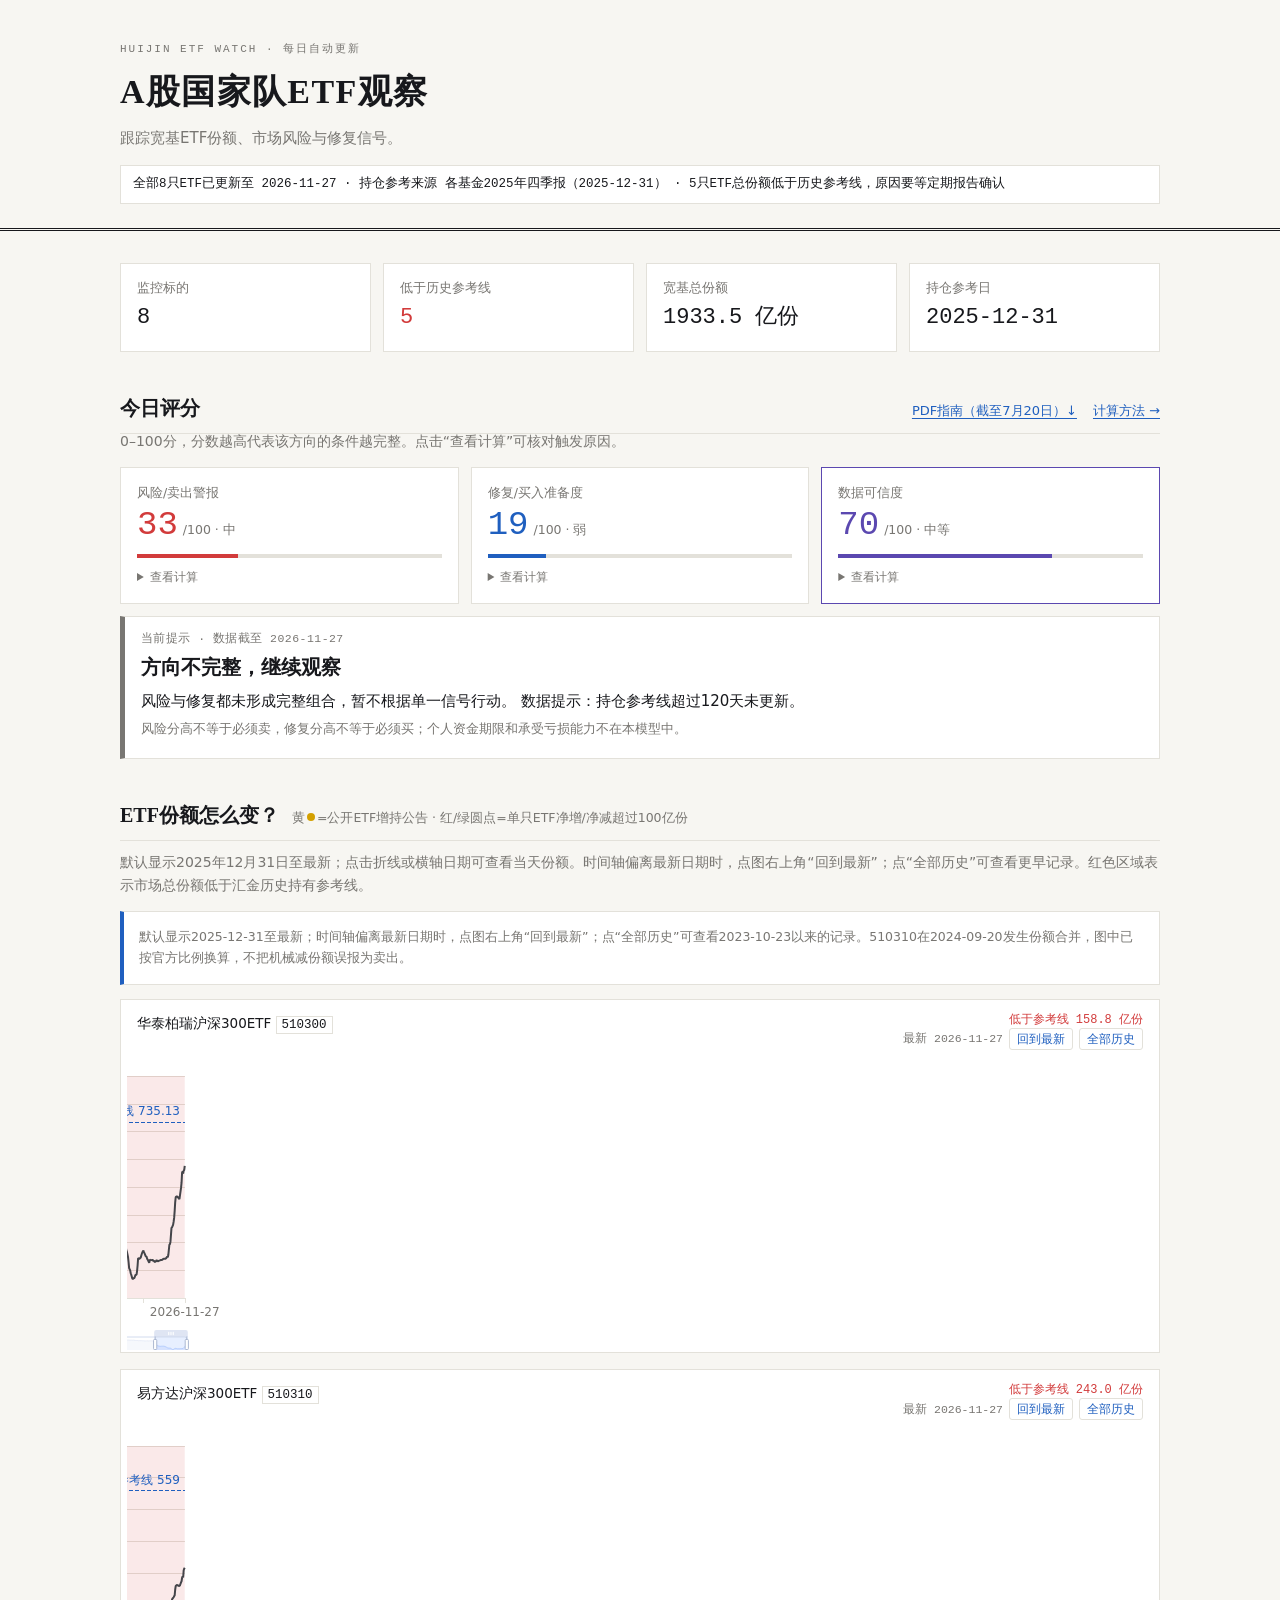
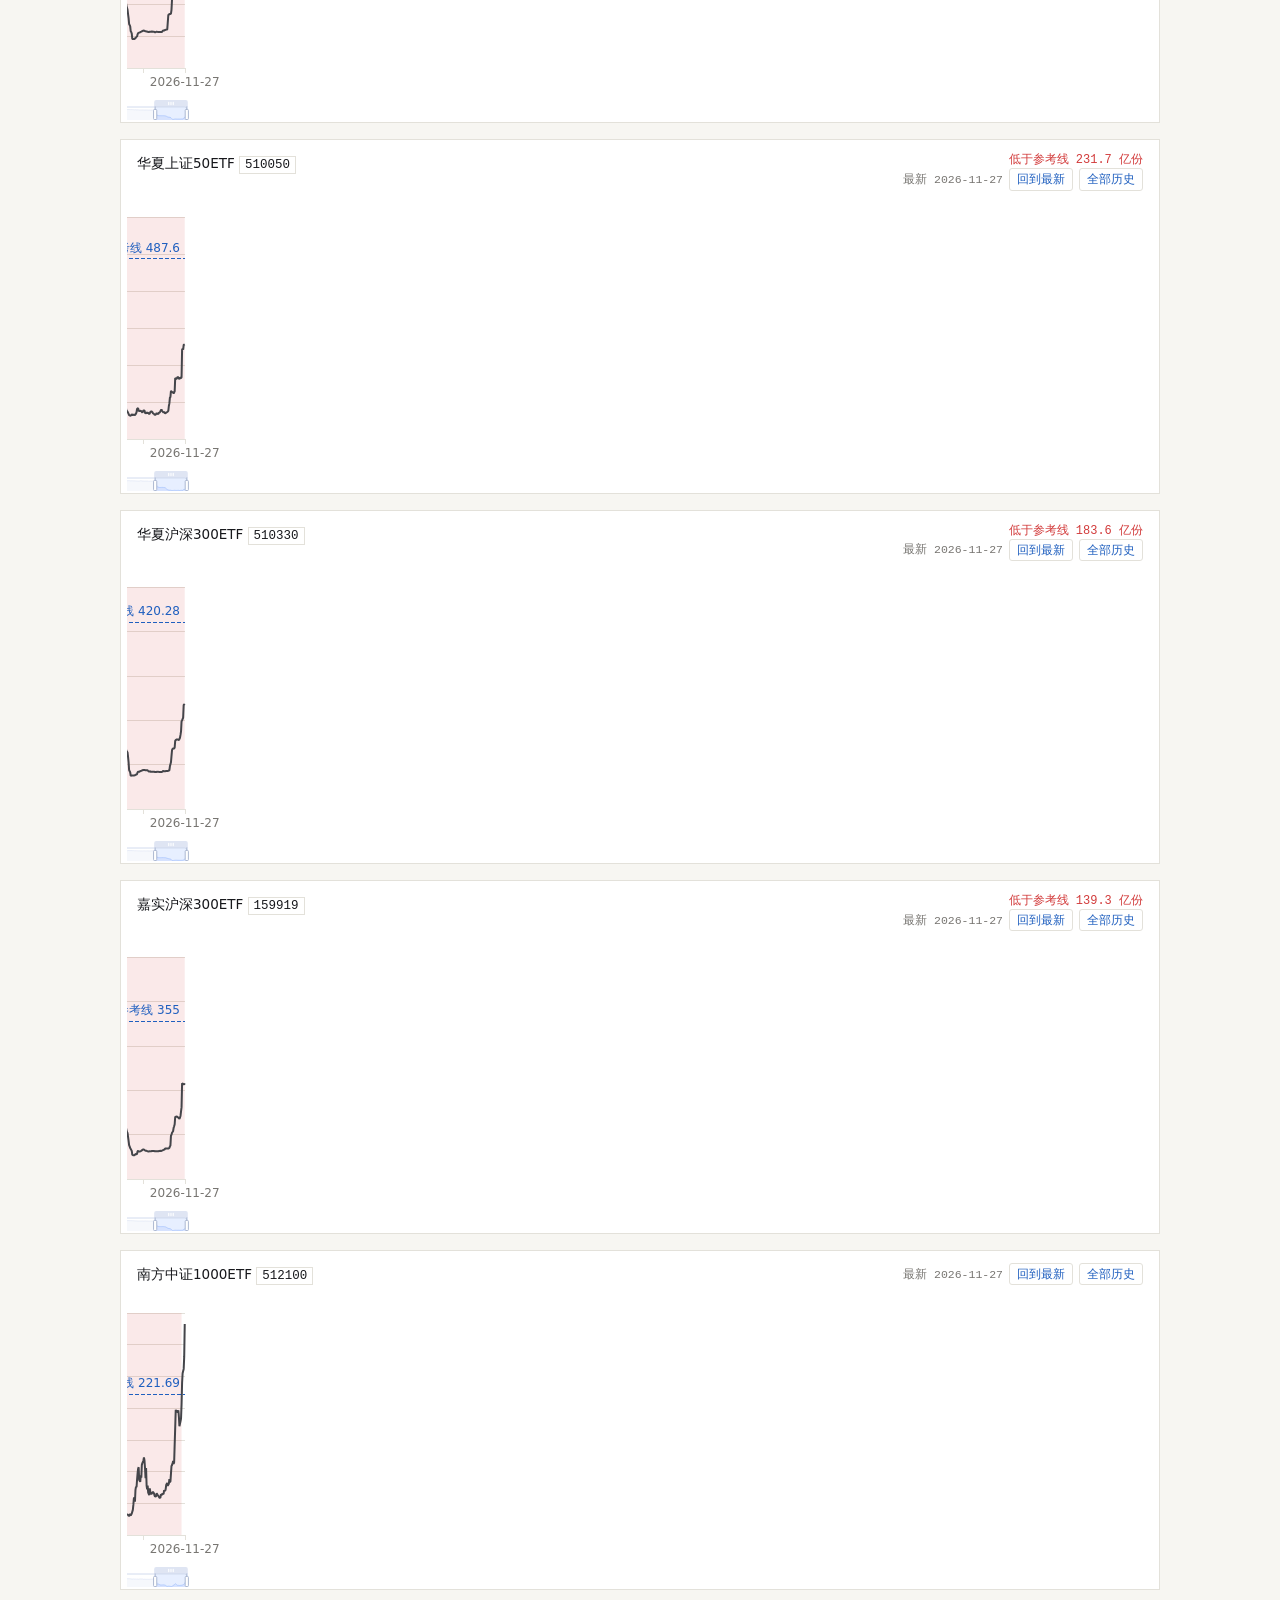
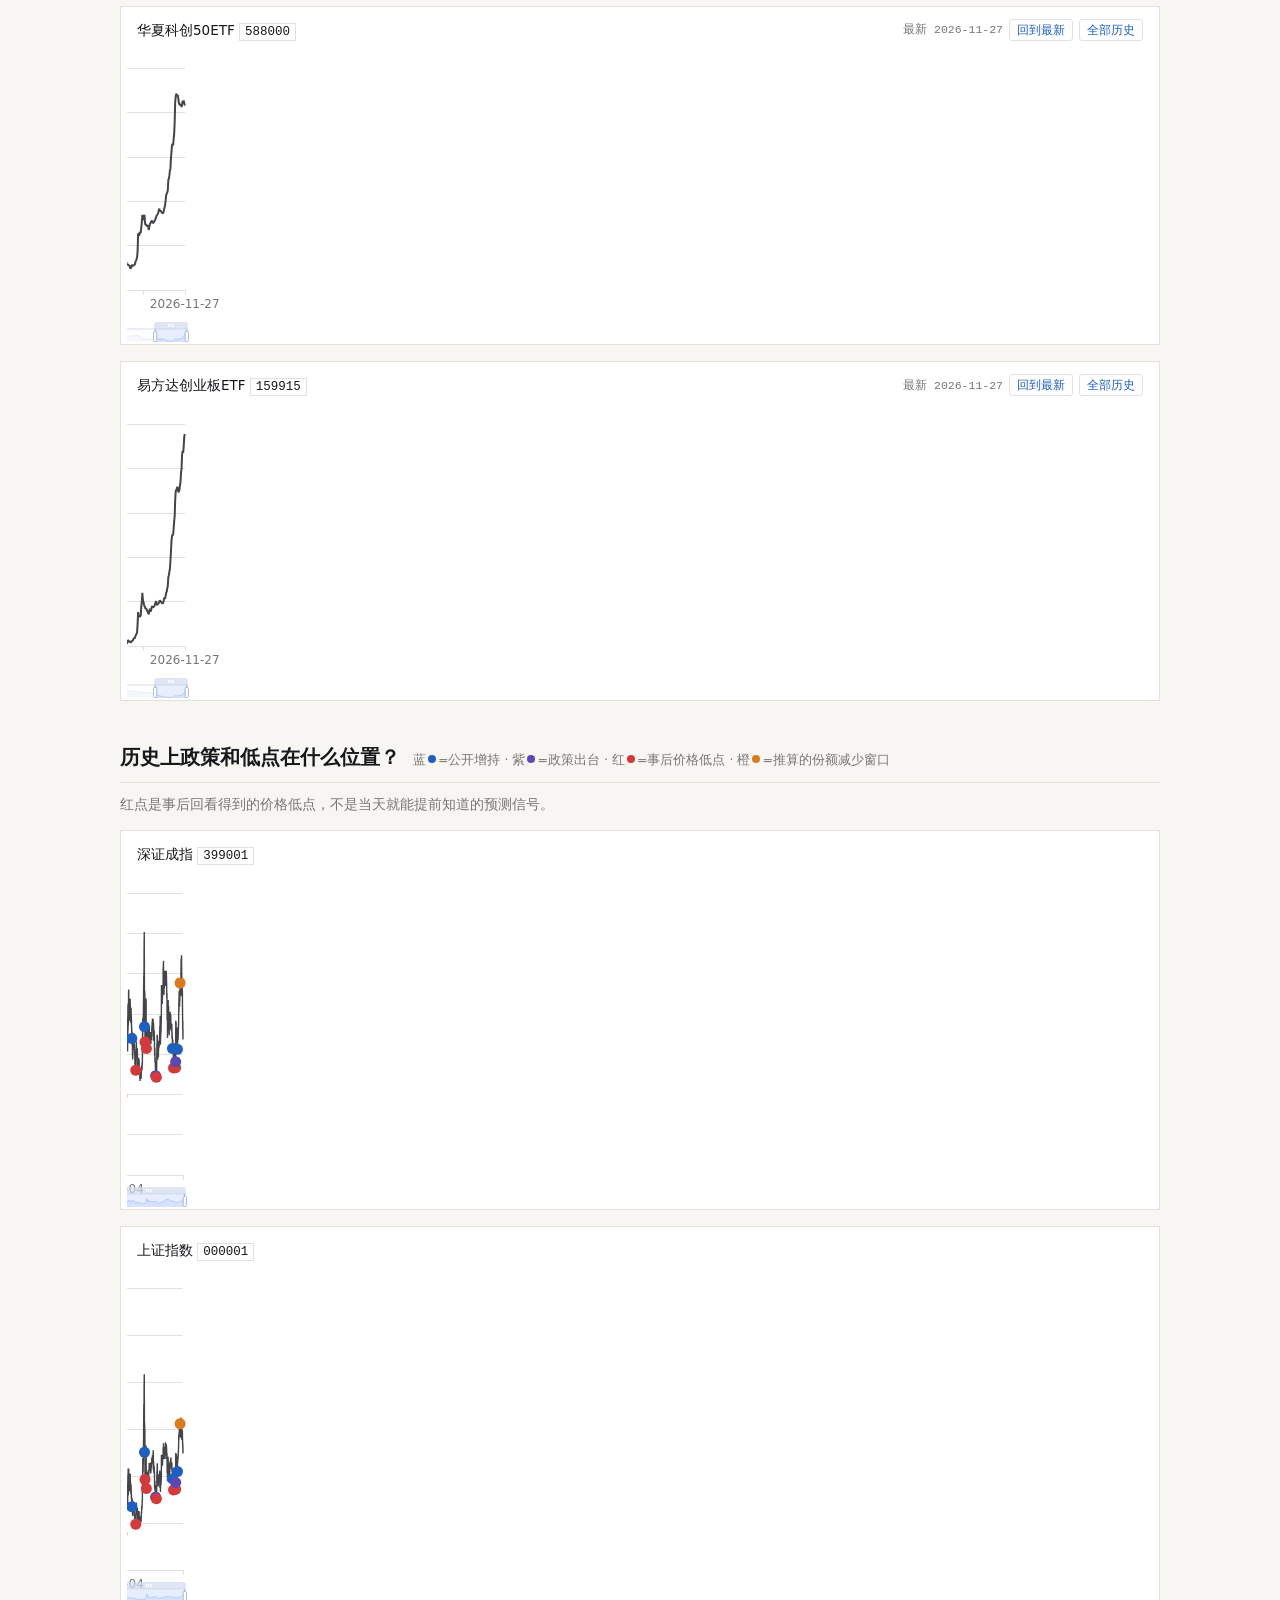
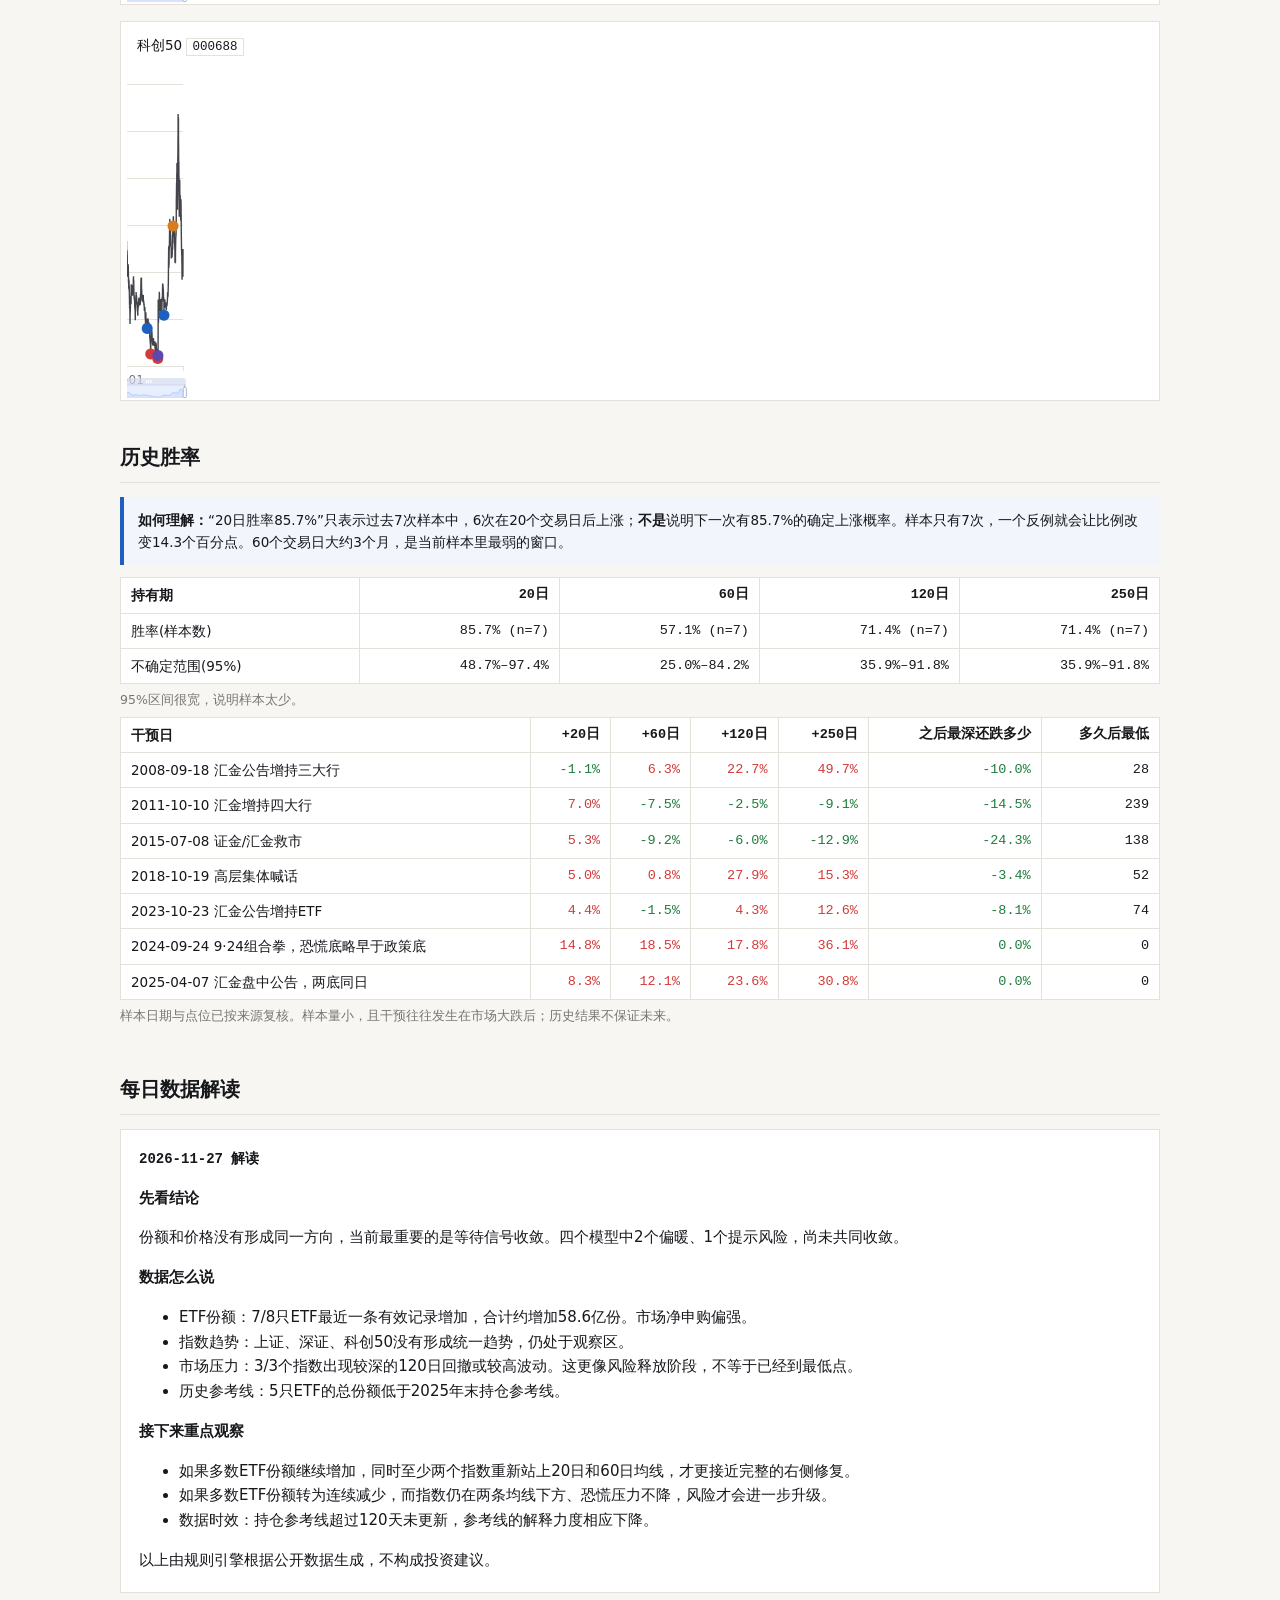
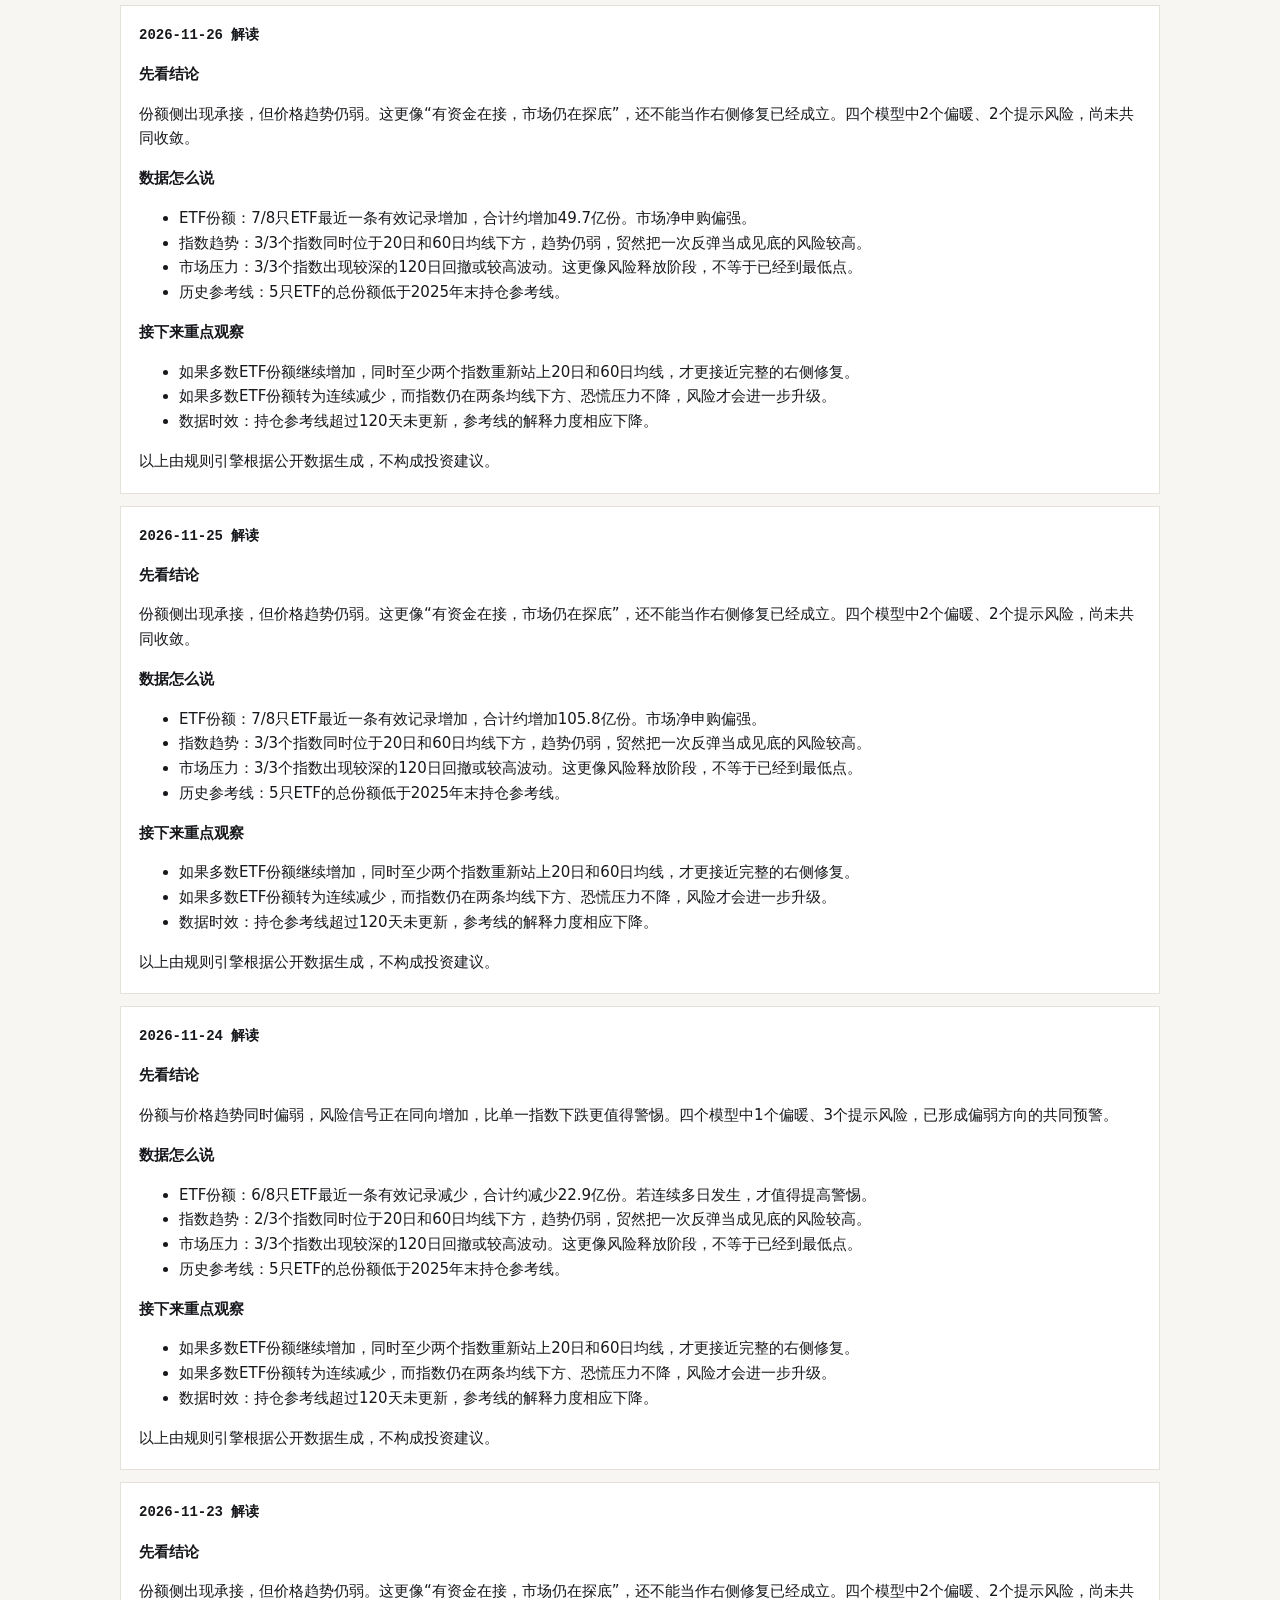
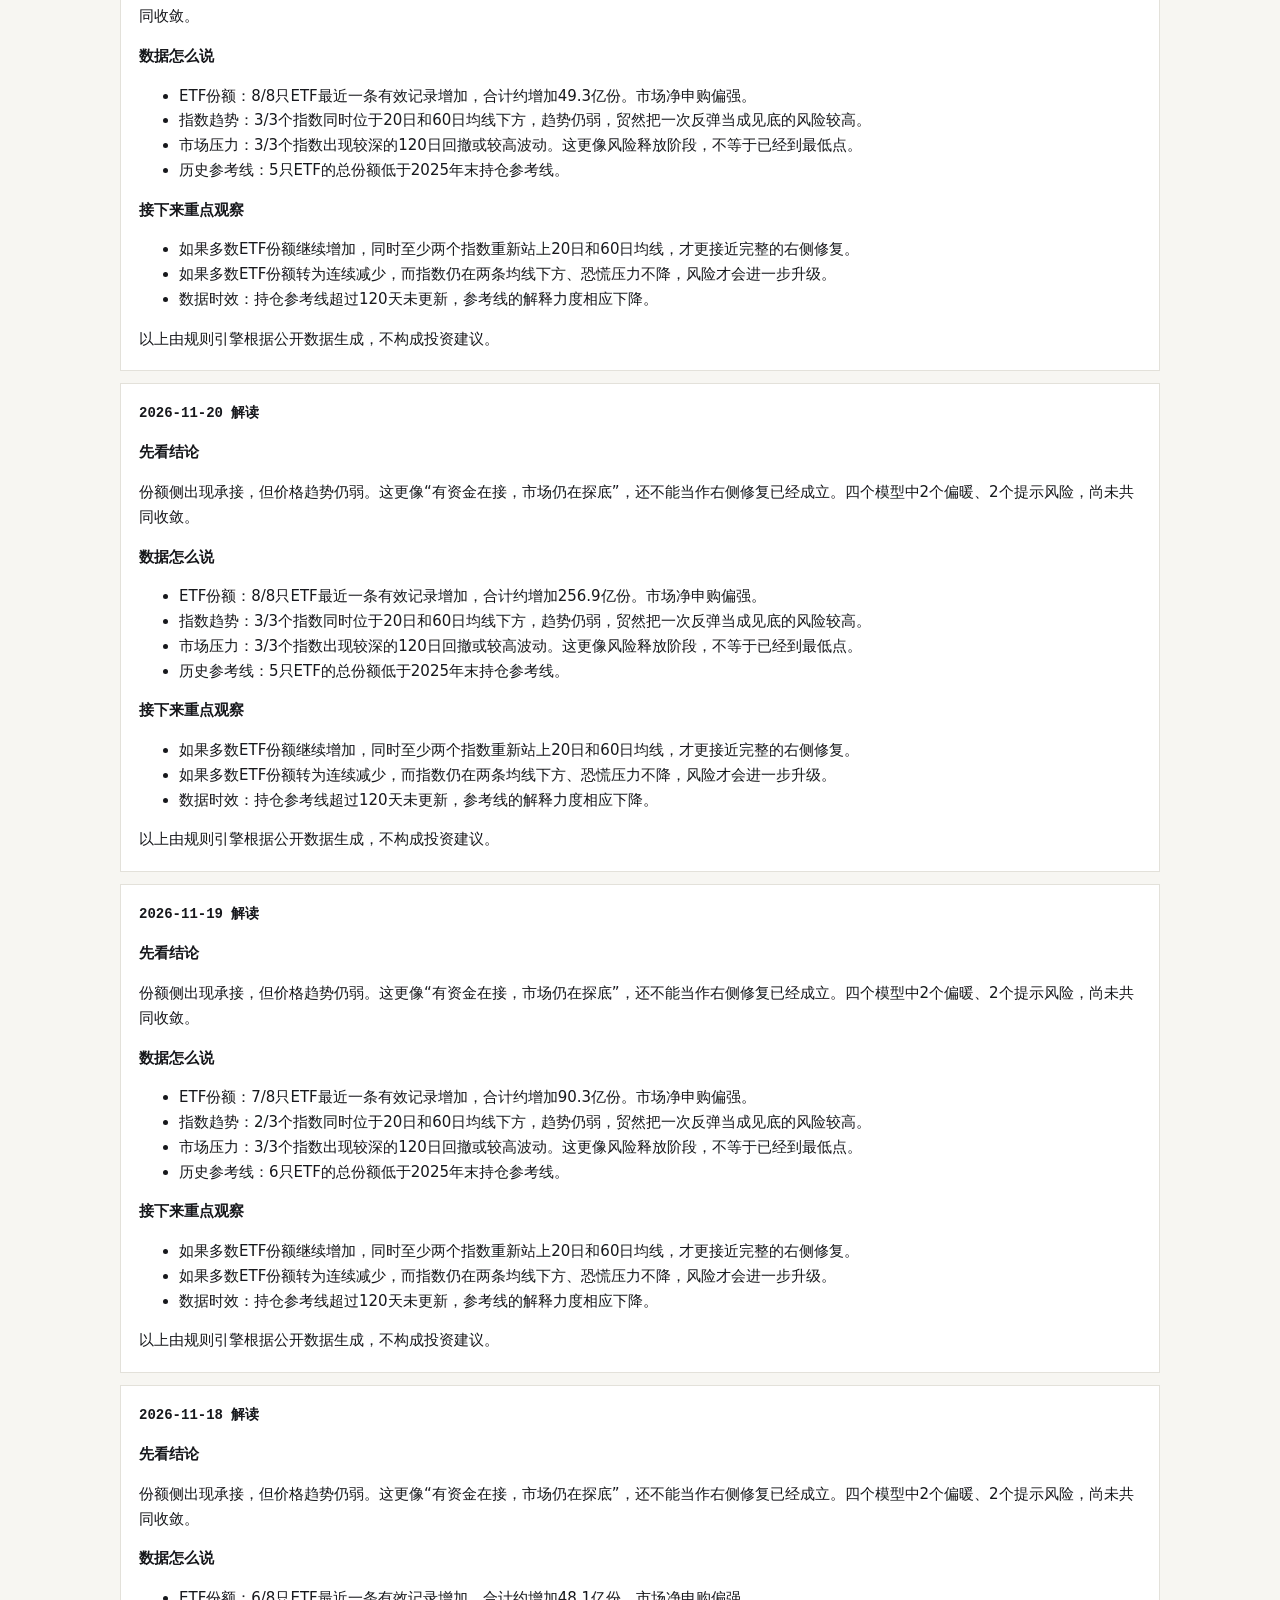
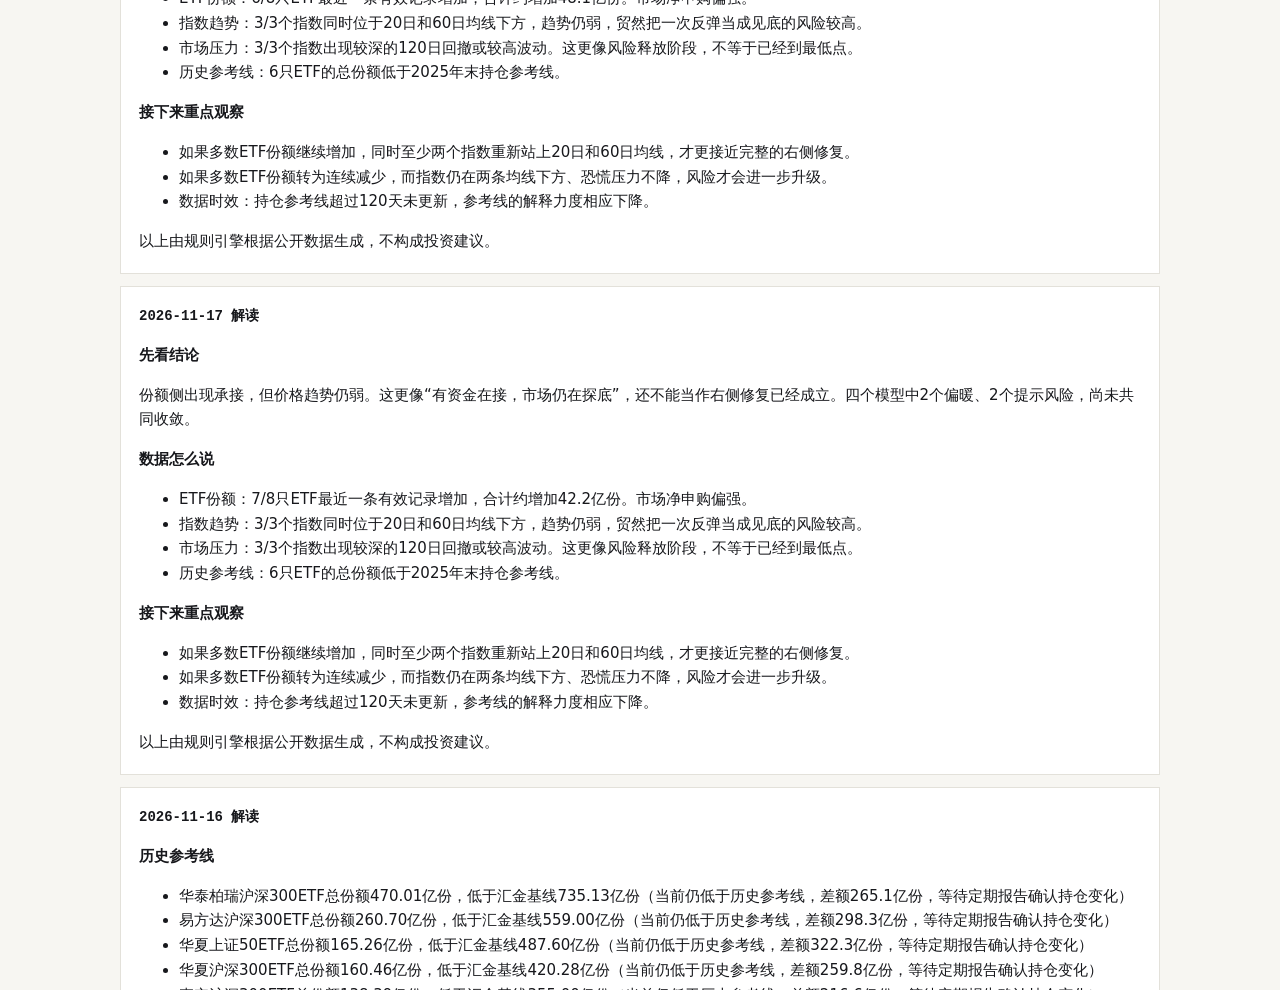
<file: index.html>
<!DOCTYPE html>
<html lang="zh-CN">
<head>
<meta charset="UTF-8">
<meta name="viewport" content="width=device-width, initial-scale=1.0">
<title>A股国家队ETF观察</title>
<link rel="stylesheet" href="assets/style.css?v=20260722-freshness1">
<script src="assets/echarts.min.js?v=5.5.0"></script>
</head>
<body>
<header class="masthead">
  <div class="masthead-inner">
    <p class="eyebrow">HUIJIN ETF WATCH · 每日自动更新</p>
    <h1>A股国家队ETF观察</h1>
    <p class="subtitle">跟踪宽基ETF份额、市场风险与修复信号。</p>
    <p class="statusline" id="statusline">数据加载中…</p>
  </div>
</header>

<main>
  <section id="cards" class="cards" aria-label="总览指标"></section>

  <section aria-labelledby="h-assessment">
    <div class="section-heading">
      <h2 id="h-assessment">今日评分</h2>
      <span class="heading-links">
        <a href="output/pdf/etf-monitor-assessment-guide.pdf" class="text-link" download>PDF指南（截至7月20日）↓</a>
        <a href="report.html" class="text-link">计算方法 →</a>
      </span>
    </div>
    <p class="lead">0–100分，分数越高代表该方向的条件越完整。点击“查看计算”可核对触发原因。</p>
    <div id="assessment" class="assessment"><p class="empty">正在计算…</p></div>
  </section>

  <section aria-labelledby="h-etf">
    <h2 id="h-etf">ETF份额怎么变？
      <span class="h-note event-legend">
        <span>黄<i class="legend-dot official-buy"></i>=公开ETF增持公告</span><b>·</b>
        <span>红/绿圆点=单只ETF净增/净减超过100亿份</span>
      </span>
    </h2>
    <p class="lead">默认显示2025年12月31日至最新；点击折线或横轴日期可查看当天份额。时间轴偏离最新日期时，点图右上角“回到最新”；点“全部历史”可查看更早记录。红色区域表示市场总份额低于汇金历史持有参考线。</p>
    <div id="etf-signal-summary" class="signal-summary"><p>正在核对单只ETF百亿份额异动…</p></div>
    <div id="etf-charts" class="chart-grid one-col"></div>
  </section>

  <section aria-labelledby="h-index">
    <h2 id="h-index">历史上政策和低点在什么位置？
      <span class="h-note event-legend">
        <span>蓝<i class="legend-dot buy"></i>=公开增持</span><b>·</b>
        <span>紫<i class="legend-dot policy"></i>=政策出台</span><b>·</b>
        <span>红<i class="legend-dot trough"></i>=事后价格低点</span><b>·</b>
        <span>橙<i class="legend-dot sell"></i>=推算的份额减少窗口</span>
      </span>
    </h2>
    <p class="lead">红点是事后回看得到的价格低点，不是当天就能提前知道的预测信号。</p>
    <div id="index-charts" class="chart-grid one-col"></div>
  </section>

  <section aria-labelledby="h-study">
    <h2 id="h-study">历史胜率</h2>
    <div id="study" class="study"><p class="empty">尚未生成事件研究结果。回补指数日线后运行 <code>python scripts/event_study.py</code>。</p></div>
  </section>

  <section aria-labelledby="h-comments">
    <h2 id="h-comments">每日数据解读</h2>
    <div id="comments"><p class="empty">暂无解读。</p></div>
  </section>
</main>

<footer>
  <p>数据来源：沪深交易所公开披露、基金定期报告；官方源失败时才使用标记为“未核验”的兜底数据。ETF总份额变化来自全市场，不能单独证明中央汇金的逐日交易。
  本站只提供通用观察和风险提示，不了解你的资金用途、期限与承受亏损能力，<strong>不构成个性化买卖指令或投资建议</strong>。</p>
  <p id="baseline-warn" class="warn" hidden></p>
</footer>
<script src="assets/app.js?v=20260722-freshness1"></script>
</body>
</html>
</file>
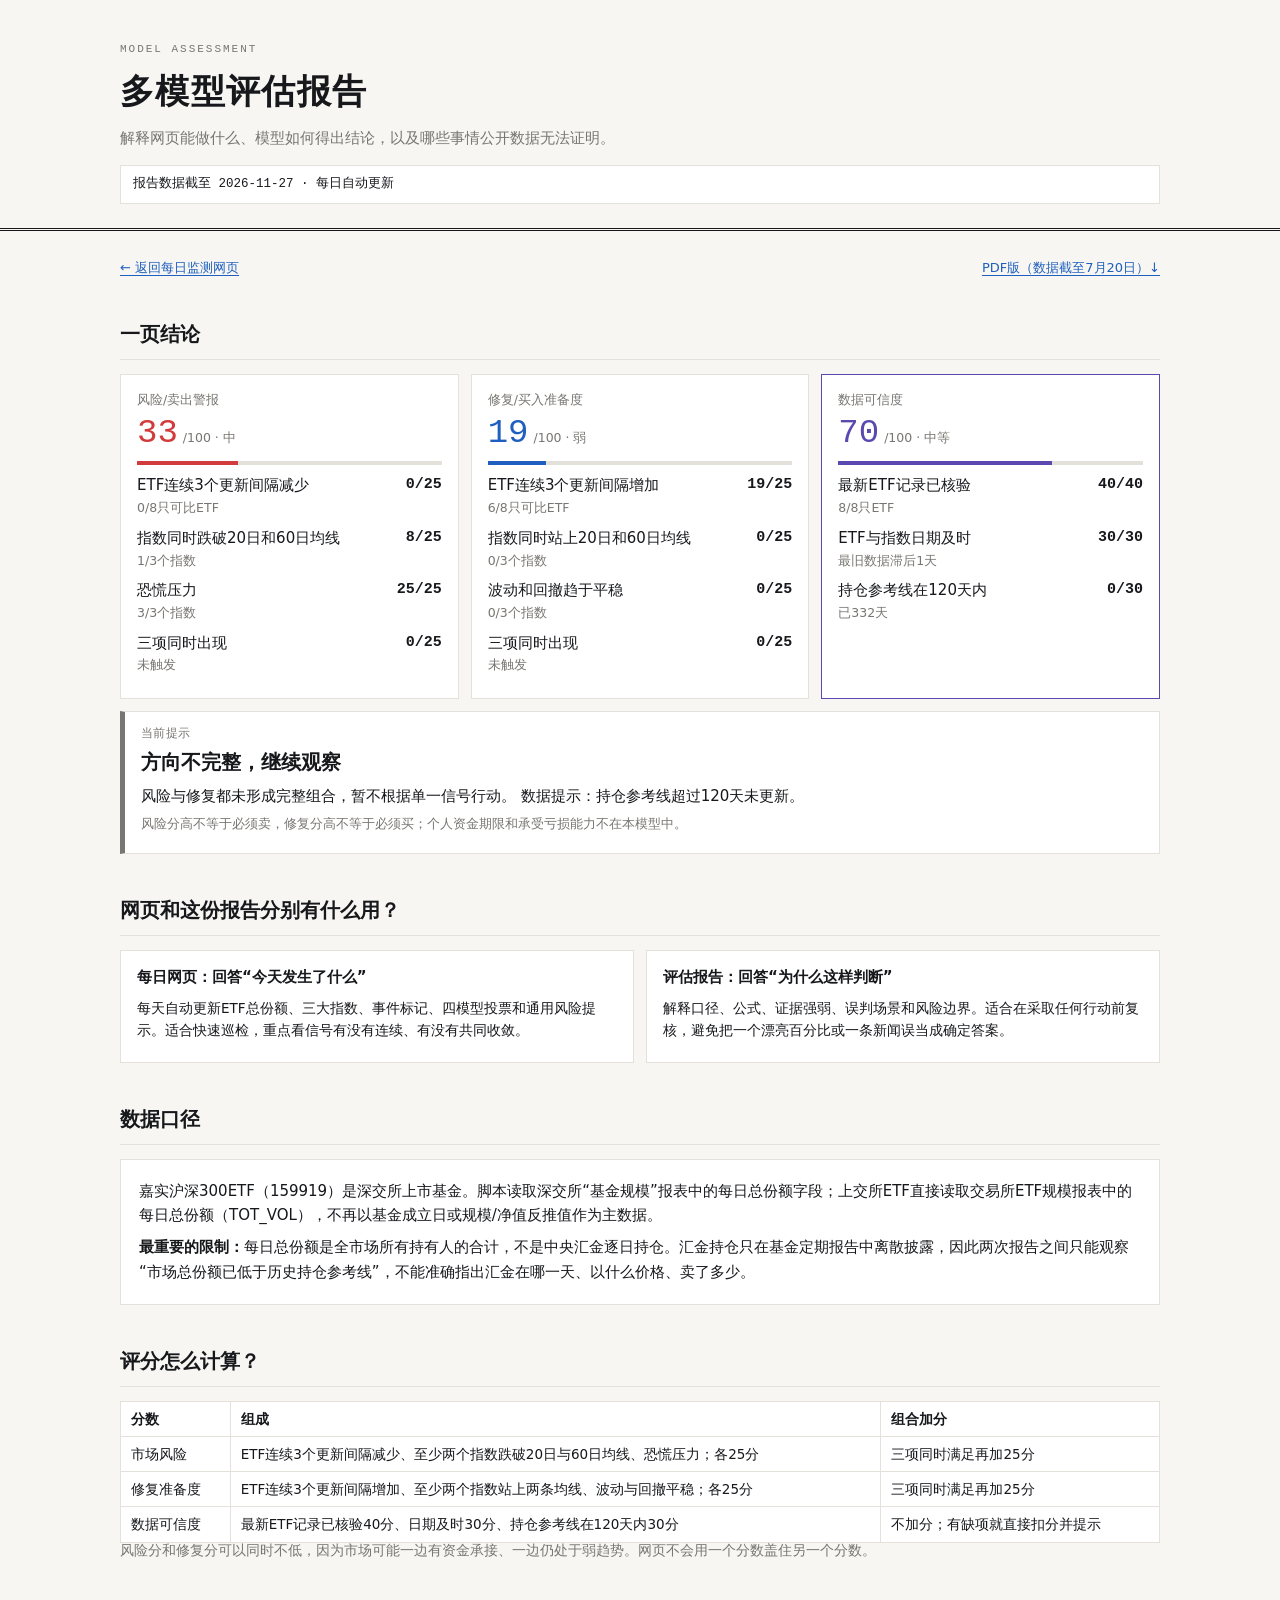
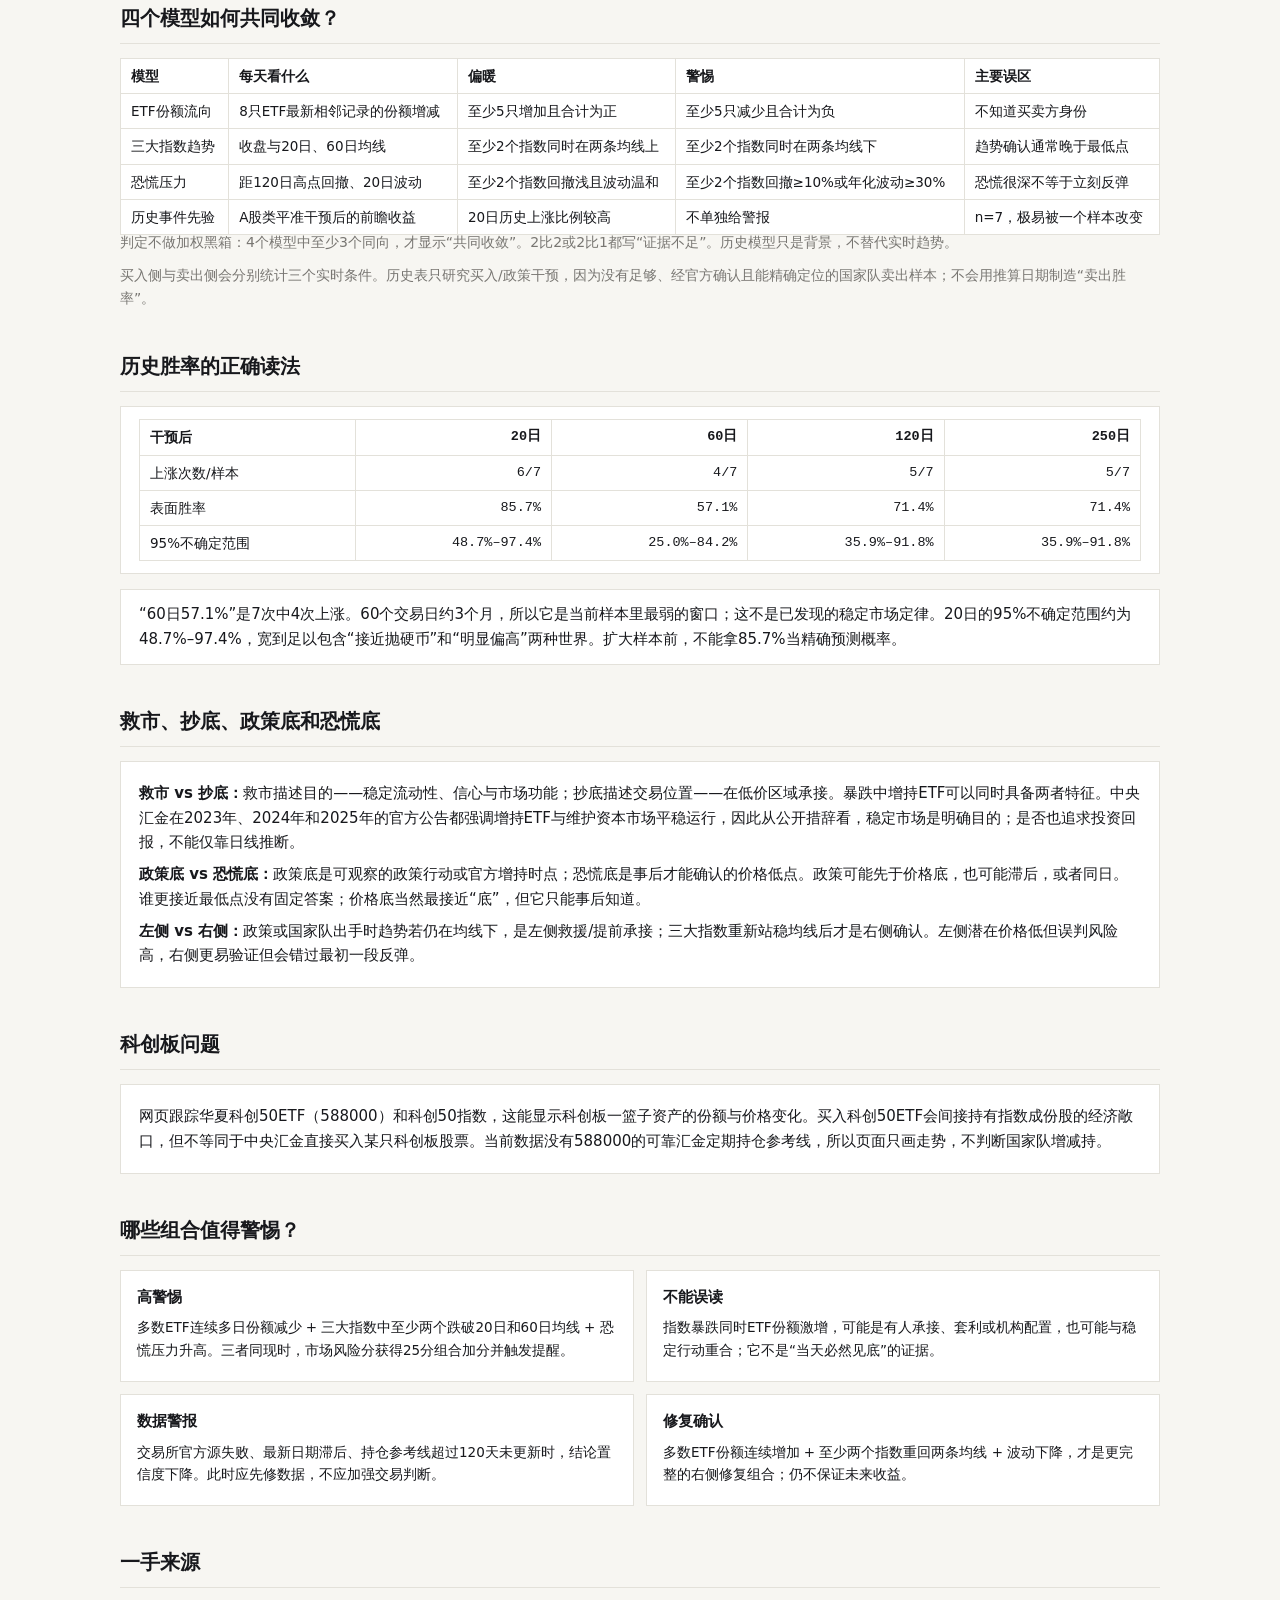
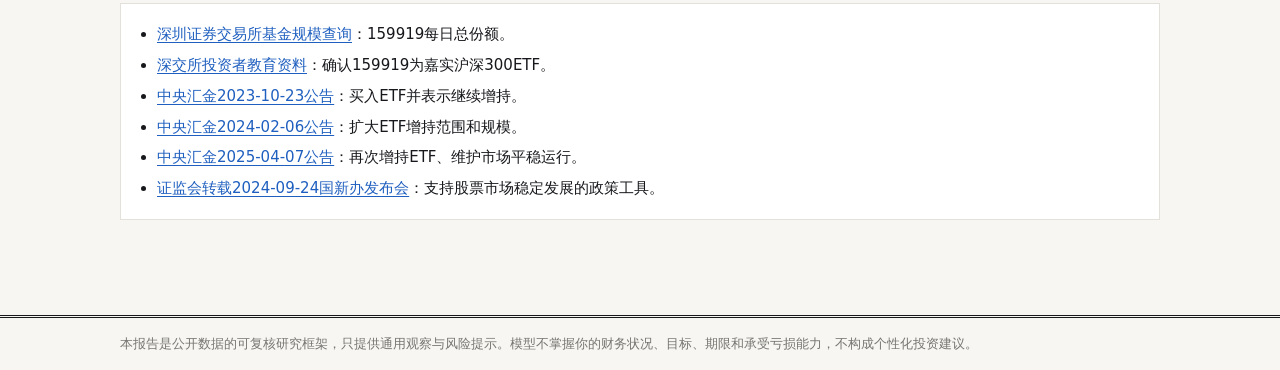
<file: report.html>
<!DOCTYPE html>
<html lang="zh-CN">
<head>
<meta charset="UTF-8">
<meta name="viewport" content="width=device-width, initial-scale=1.0">
<title>A股平准干预 · 模型评估报告</title>
<link rel="stylesheet" href="assets/style.css?v=20260721-score1">
</head>
<body>
<header class="masthead">
  <div class="masthead-inner">
    <p class="eyebrow">MODEL ASSESSMENT</p>
    <h1>多模型评估报告</h1>
    <p class="subtitle">解释网页能做什么、模型如何得出结论，以及哪些事情公开数据无法证明。</p>
    <p class="statusline" id="report-status">读取最新评估中…</p>
  </div>
</header>

<main class="report-main">
  <p class="report-nav"><a class="text-link" href="index.html">← 返回每日监测网页</a><a class="text-link" href="output/pdf/etf-monitor-assessment-guide.pdf" download>PDF版（数据截至7月20日）↓</a></p>

  <section aria-labelledby="r-summary">
    <h2 id="r-summary">一页结论</h2>
    <div id="report-summary" class="assessment"><p class="empty">加载中…</p></div>
  </section>

  <section aria-labelledby="r-purpose">
    <h2 id="r-purpose">网页和这份报告分别有什么用？</h2>
    <div class="explain-grid">
      <article class="explain-card">
        <h3>每日网页：回答“今天发生了什么”</h3>
        <p>每天自动更新ETF总份额、三大指数、事件标记、四模型投票和通用风险提示。适合快速巡检，重点看信号有没有连续、有没有共同收敛。</p>
      </article>
      <article class="explain-card">
        <h3>评估报告：回答“为什么这样判断”</h3>
        <p>解释口径、公式、证据强弱、误判场景和风险边界。适合在采取任何行动前复核，避免把一个漂亮百分比或一条新闻误当成确定答案。</p>
      </article>
    </div>
  </section>

  <section aria-labelledby="r-scope">
    <h2 id="r-scope">数据口径</h2>
    <div class="report-prose">
      <p>嘉实沪深300ETF（159919）是深交所上市基金。脚本读取深交所“基金规模”报表中的每日总份额字段；上交所ETF直接读取交易所ETF规模报表中的每日总份额（TOT_VOL），不再以基金成立日或规模/净值反推值作为主数据。</p>
      <p><strong>最重要的限制：</strong>每日总份额是全市场所有持有人的合计，不是中央汇金逐日持仓。汇金持仓只在基金定期报告中离散披露，因此两次报告之间只能观察“市场总份额已低于历史持仓参考线”，不能准确指出汇金在哪一天、以什么价格、卖了多少。</p>
    </div>
  </section>

  <section aria-labelledby="r-score">
    <h2 id="r-score">评分怎么计算？</h2>
    <div class="table-scroll">
      <table class="study-table model-table">
        <tr><th>分数</th><th>组成</th><th>组合加分</th></tr>
        <tr><td>市场风险</td><td>ETF连续3个更新间隔减少、至少两个指数跌破20日与60日均线、恐慌压力；各25分</td><td>三项同时满足再加25分</td></tr>
        <tr><td>修复准备度</td><td>ETF连续3个更新间隔增加、至少两个指数站上两条均线、波动与回撤平稳；各25分</td><td>三项同时满足再加25分</td></tr>
        <tr><td>数据可信度</td><td>最新ETF记录已核验40分、日期及时30分、持仓参考线在120天内30分</td><td>不加分；有缺项就直接扣分并提示</td></tr>
      </table>
    </div>
    <p class="lead">风险分和修复分可以同时不低，因为市场可能一边有资金承接、一边仍处于弱趋势。网页不会用一个分数盖住另一个分数。</p>
  </section>

  <section aria-labelledby="r-models">
    <h2 id="r-models">四个模型如何共同收敛？</h2>
    <div class="table-scroll">
      <table class="study-table model-table">
        <tr><th>模型</th><th>每天看什么</th><th>偏暖</th><th>警惕</th><th>主要误区</th></tr>
        <tr><td>ETF份额流向</td><td>8只ETF最新相邻记录的份额增减</td><td>至少5只增加且合计为正</td><td>至少5只减少且合计为负</td><td>不知道买卖方身份</td></tr>
        <tr><td>三大指数趋势</td><td>收盘与20日、60日均线</td><td>至少2个指数同时在两条均线上</td><td>至少2个指数同时在两条均线下</td><td>趋势确认通常晚于最低点</td></tr>
        <tr><td>恐慌压力</td><td>距120日高点回撤、20日波动</td><td>至少2个指数回撤浅且波动温和</td><td>至少2个指数回撤≥10%或年化波动≥30%</td><td>恐慌很深不等于立刻反弹</td></tr>
        <tr><td>历史事件先验</td><td>A股类平准干预后的前瞻收益</td><td>20日历史上涨比例较高</td><td>不单独给警报</td><td>n=7，极易被一个样本改变</td></tr>
      </table>
    </div>
    <p class="lead">判定不做加权黑箱：4个模型中至少3个同向，才显示“共同收敛”。2比2或2比1都写“证据不足”。历史模型只是背景，不替代实时趋势。</p>
    <p class="lead">买入侧与卖出侧会分别统计三个实时条件。历史表只研究买入/政策干预，因为没有足够、经官方确认且能精确定位的国家队卖出样本；不会用推算日期制造“卖出胜率”。</p>
  </section>

  <section aria-labelledby="r-history">
    <h2 id="r-history">历史胜率的正确读法</h2>
    <div id="report-history" class="report-prose"><p class="empty">加载中…</p></div>
    <p class="report-prose">“60日57.1%”是7次中4次上涨。60个交易日约3个月，所以它是当前样本里最弱的窗口；这不是已发现的稳定市场定律。20日的95%不确定范围约为48.7%–97.4%，宽到足以包含“接近抛硬币”和“明显偏高”两种世界。扩大样本前，不能拿85.7%当精确预测概率。</p>
  </section>

  <section aria-labelledby="r-rescue">
    <h2 id="r-rescue">救市、抄底、政策底和恐慌底</h2>
    <div class="report-prose">
      <p><strong>救市 vs 抄底：</strong>救市描述目的——稳定流动性、信心与市场功能；抄底描述交易位置——在低价区域承接。暴跌中增持ETF可以同时具备两者特征。中央汇金在2023年、2024年和2025年的官方公告都强调增持ETF与维护资本市场平稳运行，因此从公开措辞看，稳定市场是明确目的；是否也追求投资回报，不能仅靠日线推断。</p>
      <p><strong>政策底 vs 恐慌底：</strong>政策底是可观察的政策行动或官方增持时点；恐慌底是事后才能确认的价格低点。政策可能先于价格底，也可能滞后，或者同日。谁更接近最低点没有固定答案；价格底当然最接近“底”，但它只能事后知道。</p>
      <p><strong>左侧 vs 右侧：</strong>政策或国家队出手时趋势若仍在均线下，是左侧救援/提前承接；三大指数重新站稳均线后才是右侧确认。左侧潜在价格低但误判风险高，右侧更易验证但会错过最初一段反弹。</p>
    </div>
  </section>

  <section aria-labelledby="r-star">
    <h2 id="r-star">科创板问题</h2>
    <div class="report-prose">
      <p>网页跟踪华夏科创50ETF（588000）和科创50指数，这能显示科创板一篮子资产的份额与价格变化。买入科创50ETF会间接持有指数成份股的经济敞口，但不等同于中央汇金直接买入某只科创板股票。当前数据没有588000的可靠汇金定期持仓参考线，所以页面只画走势，不判断国家队增减持。</p>
    </div>
  </section>

  <section aria-labelledby="r-alert">
    <h2 id="r-alert">哪些组合值得警惕？</h2>
    <div class="alert-grid">
      <article class="explain-card"><h3>高警惕</h3><p>多数ETF连续多日份额减少 + 三大指数中至少两个跌破20日和60日均线 + 恐慌压力升高。三者同现时，市场风险分获得25分组合加分并触发提醒。</p></article>
      <article class="explain-card"><h3>不能误读</h3><p>指数暴跌同时ETF份额激增，可能是有人承接、套利或机构配置，也可能与稳定行动重合；它不是“当天必然见底”的证据。</p></article>
      <article class="explain-card"><h3>数据警报</h3><p>交易所官方源失败、最新日期滞后、持仓参考线超过120天未更新时，结论置信度下降。此时应先修数据，不应加强交易判断。</p></article>
      <article class="explain-card"><h3>修复确认</h3><p>多数ETF份额连续增加 + 至少两个指数重回两条均线 + 波动下降，才是更完整的右侧修复组合；仍不保证未来收益。</p></article>
    </div>
  </section>

  <section aria-labelledby="r-sources">
    <h2 id="r-sources">一手来源</h2>
    <ul class="source-list">
      <li><a href="https://fund.szse.cn/marketdata/fundslist/index.html">深圳证券交易所基金规模查询</a>：159919每日总份额。</li>
      <li><a href="https://investor.szse.cn/institute/rules/t20230316_599258.html">深交所投资者教育资料</a>：确认159919为嘉实沪深300ETF。</li>
      <li><a href="https://www.huijin-inv.cn/huijin-inv/c100074/2023-10/1002226.shtml">中央汇金2023-10-23公告</a>：买入ETF并表示继续增持。</li>
      <li><a href="https://www.huijin-inv.cn/huijin-inv/c100077/2024-02/1002262.shtml">中央汇金2024-02-06公告</a>：扩大ETF增持范围和规模。</li>
      <li><a href="https://www.huijin-inv.cn/huijin-inv/SC20252/2025-04/1002841.shtml">中央汇金2025-04-07公告</a>：再次增持ETF、维护市场平稳运行。</li>
      <li><a href="https://www.csrc.gov.cn/csrc/c106311/c7508374/content.shtml">证监会转载2024-09-24国新办发布会</a>：支持股票市场稳定发展的政策工具。</li>
    </ul>
  </section>
</main>

<footer><p>本报告是公开数据的可复核研究框架，只提供通用观察与风险提示。模型不掌握你的财务状况、目标、期限和承受亏损能力，不构成个性化投资建议。</p></footer>
<script src="assets/report.js?v=20260721-score1"></script>
</body>
</html>
</file>
<file: assets/style.css>
/* 平准基金观测站 —— 数据终端风格
   纸白/墨色为底，仅保留信号色：蓝(偏暖/政策) 红(恐慌) 橙(风险) 紫(政策事件) */
:root {
  --paper: #f7f6f2;
  --surface: #ffffff;
  --ink: #17181c;
  --muted: #787672;
  --line: #e3e1da;
  --blue: #1f5fbf;
  --red: #d23b3b;
  --orange: #d97b1f;
  --yellow: #d4a000;
  --violet: #5b48b0;
  --mono: ui-monospace, "SF Mono", "Cascadia Mono", Consolas, monospace;
  --serif: "Songti SC", "Noto Serif SC", "SimSun", serif;
  --sans: system-ui, "PingFang SC", "Microsoft YaHei", "Noto Sans SC", sans-serif;
}
@media (prefers-color-scheme: dark) {
  :root {
    --paper: #101114; --surface: #1a1c20; --ink: #e8e7e3;
    --muted: #9a9891; --line: #2b2d33;
  }
}
* { box-sizing: border-box; }
body {
  margin: 0; background: var(--paper); color: var(--ink);
  font-family: var(--sans); line-height: 1.65; font-size: 15px;
}
.masthead { border-bottom: 3px double var(--ink); }
.masthead-inner { max-width: 1080px; margin: 0 auto; padding: 40px 20px 24px; }
.eyebrow {
  font-family: var(--mono); font-size: 11px; letter-spacing: .18em;
  color: var(--muted); margin: 0 0 6px;
}
h1 { font-family: var(--serif); font-size: 34px; margin: 0 0 6px; letter-spacing: .04em; }
.subtitle { margin: 0; color: var(--muted); }
.statusline {
  font-family: var(--mono); font-size: 12.5px; margin: 14px 0 0;
  padding: 8px 12px; background: var(--surface); border: 1px solid var(--line);
}
main { max-width: 1080px; margin: 0 auto; padding: 8px 20px 40px; }
.scope-banner {
  margin: 18px 0 0; padding: 12px 15px; background: color-mix(in srgb, var(--blue) 7%, var(--surface));
  border-left: 4px solid var(--blue); font-size: 13.5px;
}
h2 {
  font-family: var(--serif); font-size: 20px; margin: 40px 0 14px;
  padding-bottom: 8px; border-bottom: 1px solid var(--line);
}
.h-note { font-family: var(--sans); font-size: 12.5px; font-weight: 400; color: var(--muted); margin-left: 8px; }
.event-legend { display: inline-flex; flex-wrap: wrap; align-items: center; gap: 4px; }
.event-legend > span { white-space: nowrap; }
.event-legend > b { font-weight: 400; color: var(--muted); }
.legend-dot {
  display: inline-block; width: 8px; height: 8px; margin: 0 2px;
  border-radius: 50%; vertical-align: 1px;
}
.legend-dot.buy { background: var(--blue); }
.legend-dot.official-buy { background: var(--yellow); }
.legend-dot.policy { background: var(--violet); }
.legend-dot.trough { background: var(--red); }
.legend-dot.sell { background: var(--orange); }
.section-heading { display: flex; align-items: baseline; justify-content: space-between; gap: 16px; border-bottom: 1px solid var(--line); margin-top: 40px; }
.section-heading h2 { border: 0; margin: 0; }
.heading-links, .report-nav { display: flex; align-items: center; justify-content: space-between; gap: 16px; }
.text-link, .lead a { color: var(--blue); text-underline-offset: 3px; }
.text-link { font-size: 13px; white-space: nowrap; }
.lead { color: var(--muted); font-size: 14px; margin: -4px 0 14px; }
.cards { display: grid; grid-template-columns: repeat(auto-fit, minmax(190px, 1fr)); gap: 12px; margin-top: 24px; }
.card { background: var(--surface); border: 1px solid var(--line); padding: 14px 16px; }
.card .k { font-size: 12.5px; color: var(--muted); margin: 0 0 2px; }
.card .v { font-family: var(--mono); font-size: 22px; margin: 0; }
.card .v.red { color: var(--red); }
.chart-grid { display: grid; grid-template-columns: repeat(auto-fit, minmax(440px, 1fr)); gap: 16px; }
.chart-grid.one-col { grid-template-columns: 1fr; }
.signal-summary {
  margin: 0 0 14px; padding: 12px 15px; background: var(--surface);
  border: 1px solid var(--line); border-left: 4px solid var(--blue); font-size: 13px;
}
.signal-summary p { margin: 3px 0; }
.signal-summary details { margin: 8px 0; }
.signal-summary summary { cursor: pointer; color: var(--blue); }
.signal-summary ul { list-style: none; margin: 8px 0 0; padding: 0; }
.signal-summary li {
  display: grid; grid-template-columns: 92px minmax(0, 1fr) auto;
  gap: 10px; padding: 4px 0; border-top: 1px solid var(--line);
}
.signal-summary time { color: var(--muted); font-family: var(--mono); }
.chart-box {
  min-width: 0; overflow: hidden;
  background: var(--surface); border: 1px solid var(--line); padding: 10px 6px 2px;
}
.chart-box .chart-title { font-size: 13.5px; margin: 2px 10px 0; display: flex; justify-content: space-between; gap: 12px; }
.chart-box .chart-title .badge { font-family: var(--mono); font-size: 12px; color: var(--red); }
.chart-meta { display: flex; flex-direction: column; align-items: flex-end; line-height: 1.35; }
.chart-range-controls { display: flex; align-items: center; justify-content: flex-end; gap: 6px; flex-wrap: wrap; }
.chart-latest { color: var(--muted); font: 11.5px var(--mono); white-space: nowrap; }
.chart-range-btn {
  appearance: none; border: 1px solid var(--line); border-radius: 3px;
  background: var(--surface); color: var(--blue); padding: 2px 7px;
  font: 11.5px/1.4 var(--sans); cursor: pointer; white-space: nowrap;
}
.chart-range-btn:hover { border-color: var(--blue); }
.chart { width: 100%; height: 300px; }
.chart.tall { height: 340px; }
.explain-grid, .model-grid { display: grid; grid-template-columns: repeat(2, minmax(0, 1fr)); gap: 12px; }
.explain-card, .model-card, .star-note, .action-guide, .verdict {
  background: var(--surface); border: 1px solid var(--line); padding: 14px 16px;
}
.explain-card h3, .model-card h3, .star-note h3, .action-guide h3, .verdict h3 {
  font-size: 15px; margin: 0 0 7px;
}
.explain-card p, .model-card p, .star-note p { margin: 6px 0; font-size: 13.5px; }
.term, .rule, .boundary { color: var(--muted); font-size: 12.5px !important; }
.assessment { display: grid; gap: 12px; }
.score-grid { display: grid; grid-template-columns: repeat(3, minmax(0, 1fr)); gap: 12px; }
.score-card {
  --score-color: var(--muted);
  background: var(--surface); border: 1px solid var(--line); padding: 15px 16px;
}
.score-card.risk { --score-color: var(--red); }
.score-card.repair { --score-color: var(--blue); }
.score-card.confidence { --score-color: var(--violet); }
.score-card.alert { border-color: var(--score-color); }
.score-label { color: var(--muted); font-size: 12.5px; margin: 0; }
.score-value { display: flex; align-items: baseline; gap: 5px; margin: 2px 0 8px; }
.score-value strong { color: var(--score-color); font: 34px/1.2 var(--mono); }
.score-value span { color: var(--muted); font-size: 12.5px; }
.score-track { height: 4px; overflow: hidden; background: var(--line); }
.score-track i { display: block; height: 100%; background: var(--score-color); }
.score-card details { margin-top: 10px; color: var(--muted); font-size: 12px; }
.score-card summary { cursor: pointer; }
.score-card ul { list-style: none; margin: 8px 0 0; padding: 0; }
.score-card li { display: grid; grid-template-columns: 1fr auto; column-gap: 8px; margin: 7px 0; }
.score-card li strong { color: var(--ink); font-family: var(--mono); }
.score-card li small { grid-column: 1 / -1; color: var(--muted); }
.score-signal { --signal-color: var(--muted); background: var(--surface); border: 1px solid var(--line); border-left: 5px solid var(--signal-color); padding: 14px 16px; }
.score-signal.risk_priority, .score-signal.defensive { --signal-color: var(--red); }
.score-signal.repair_confirmed, .score-signal.watch_repair { --signal-color: var(--blue); }
.score-signal.data_first { --signal-color: var(--orange); }
.score-signal h3 { font-family: var(--serif); font-size: 20px; margin: 0 0 5px; }
.score-signal p { margin: 5px 0; }
.two-sided-grid { display: grid; grid-template-columns: repeat(2, minmax(0, 1fr)); gap: 12px; }
.side-card { background: var(--surface); border: 1px solid var(--line); border-top: 3px solid var(--blue); padding: 13px 16px; }
.side-card.sell { border-top-color: var(--orange); }
.side-card h3 { font-size: 15px; margin: 0 0 7px; }
.side-card ul { list-style: none; margin: 8px 0; padding: 0; }
.side-card li { margin: 5px 0; }
.side-card .met { font-weight: 650; }
.side-card .not-met { color: var(--muted); }
.history-boundary { margin: 0; padding: 9px 12px; color: var(--muted); border: 1px dashed var(--line); font-size: 12.5px; }
.verdict { border-left: 5px solid var(--muted); }
.verdict.repair { border-left-color: var(--blue); }
.verdict.risk { border-left-color: var(--red); }
.verdict h3 { font-family: var(--serif); font-size: 21px; }
.verdict p { margin: 5px 0; }
.verdict-k { margin: 0 0 5px !important; color: var(--muted); font: 11.5px var(--mono); letter-spacing: .04em; }
.model-head { display: flex; align-items: flex-start; justify-content: space-between; gap: 8px; }
.vote { border: 1px solid var(--line); border-radius: 99px; padding: 1px 8px; font-size: 11px; white-space: nowrap; }
.model-card.support .vote { color: var(--blue); border-color: color-mix(in srgb, var(--blue) 45%, var(--line)); }
.model-card.risk .vote { color: var(--red); border-color: color-mix(in srgb, var(--red) 45%, var(--line)); }
.model-title { font-weight: 650; }
.action-guide { border-top: 3px solid var(--blue); }
.action-guide ul { margin: 8px 0; padding-left: 20px; }
.action-guide li { margin: 5px 0; }
.star-note { background: color-mix(in srgb, var(--violet) 5%, var(--surface)); }
.study-plain { background: color-mix(in srgb, var(--blue) 6%, var(--surface)); border-left: 4px solid var(--blue); padding: 12px 14px; margin-bottom: 12px; font-size: 13.5px; }
.report-main > p:first-child { margin-top: 18px; }
.report-prose { background: var(--surface); border: 1px solid var(--line); padding: 12px 18px; }
.report-prose p { margin: 7px 0; }
.alert-grid { display: grid; grid-template-columns: repeat(2, minmax(0, 1fr)); gap: 12px; }
.source-list { background: var(--surface); border: 1px solid var(--line); padding: 12px 18px 12px 36px; }
.source-list li { margin: 6px 0; }
.source-list a { color: var(--blue); text-underline-offset: 3px; }
.table-scroll { overflow-x: auto; }
.model-table { min-width: 760px; }
.model-table th, .model-table td { text-align: left !important; font-family: var(--sans) !important; }
table.study-table { width: 100%; border-collapse: collapse; font-size: 13.5px; background: var(--surface); }
table.study-table th, table.study-table td {
  border: 1px solid var(--line); padding: 6px 10px; text-align: right;
  font-family: var(--mono);
}
table.study-table th:first-child, table.study-table td:first-child { text-align: left; font-family: var(--sans); }
table.study-table caption { text-align: left; font-size: 12.5px; color: var(--muted); padding: 6px 0; caption-side: bottom; }
.pos { color: var(--red); }   /* A股惯例: 红涨 */
.neg { color: #1e7d3c; }      /* 绿跌 */
.comment { background: var(--surface); border: 1px solid var(--line); padding: 4px 18px; margin-bottom: 12px; }
.comment h3 { font-family: var(--mono); font-size: 14px; }
.empty { color: var(--muted); }
footer { border-top: 3px double var(--ink); margin-top: 40px; }
footer p { max-width: 1080px; margin: 0 auto; padding: 16px 20px; font-size: 12.5px; color: var(--muted); }
.warn { color: var(--orange); font-weight: 600; }
code { font-family: var(--mono); background: var(--surface); border: 1px solid var(--line); padding: 1px 5px; font-size: 12.5px; }
:focus-visible { outline: 2px solid var(--blue); outline-offset: 2px; }
@media (prefers-reduced-motion: reduce) { * { animation: none !important; transition: none !important; } }
@media (max-width: 720px) {
  .explain-grid, .model-grid, .alert-grid, .two-sided-grid, .score-grid { grid-template-columns: 1fr; }
  .section-heading { align-items: flex-start; flex-direction: column; gap: 0; padding-bottom: 8px; }
  .chart-box .chart-title { align-items: flex-start; }
  .chart-meta { max-width: 58%; }
}
@media (max-width: 520px) {
  .chart-grid { grid-template-columns: 1fr; }
  h1 { font-size: 27px; }
  .h-note { display: block; margin: 4px 0 0; }
  table.study-table { font-size: 11px; }
  table.study-table th, table.study-table td { padding: 5px 4px; }
  .signal-summary li { grid-template-columns: 86px 1fr; }
  .signal-summary li strong { grid-column: 2; }
}
</file>
